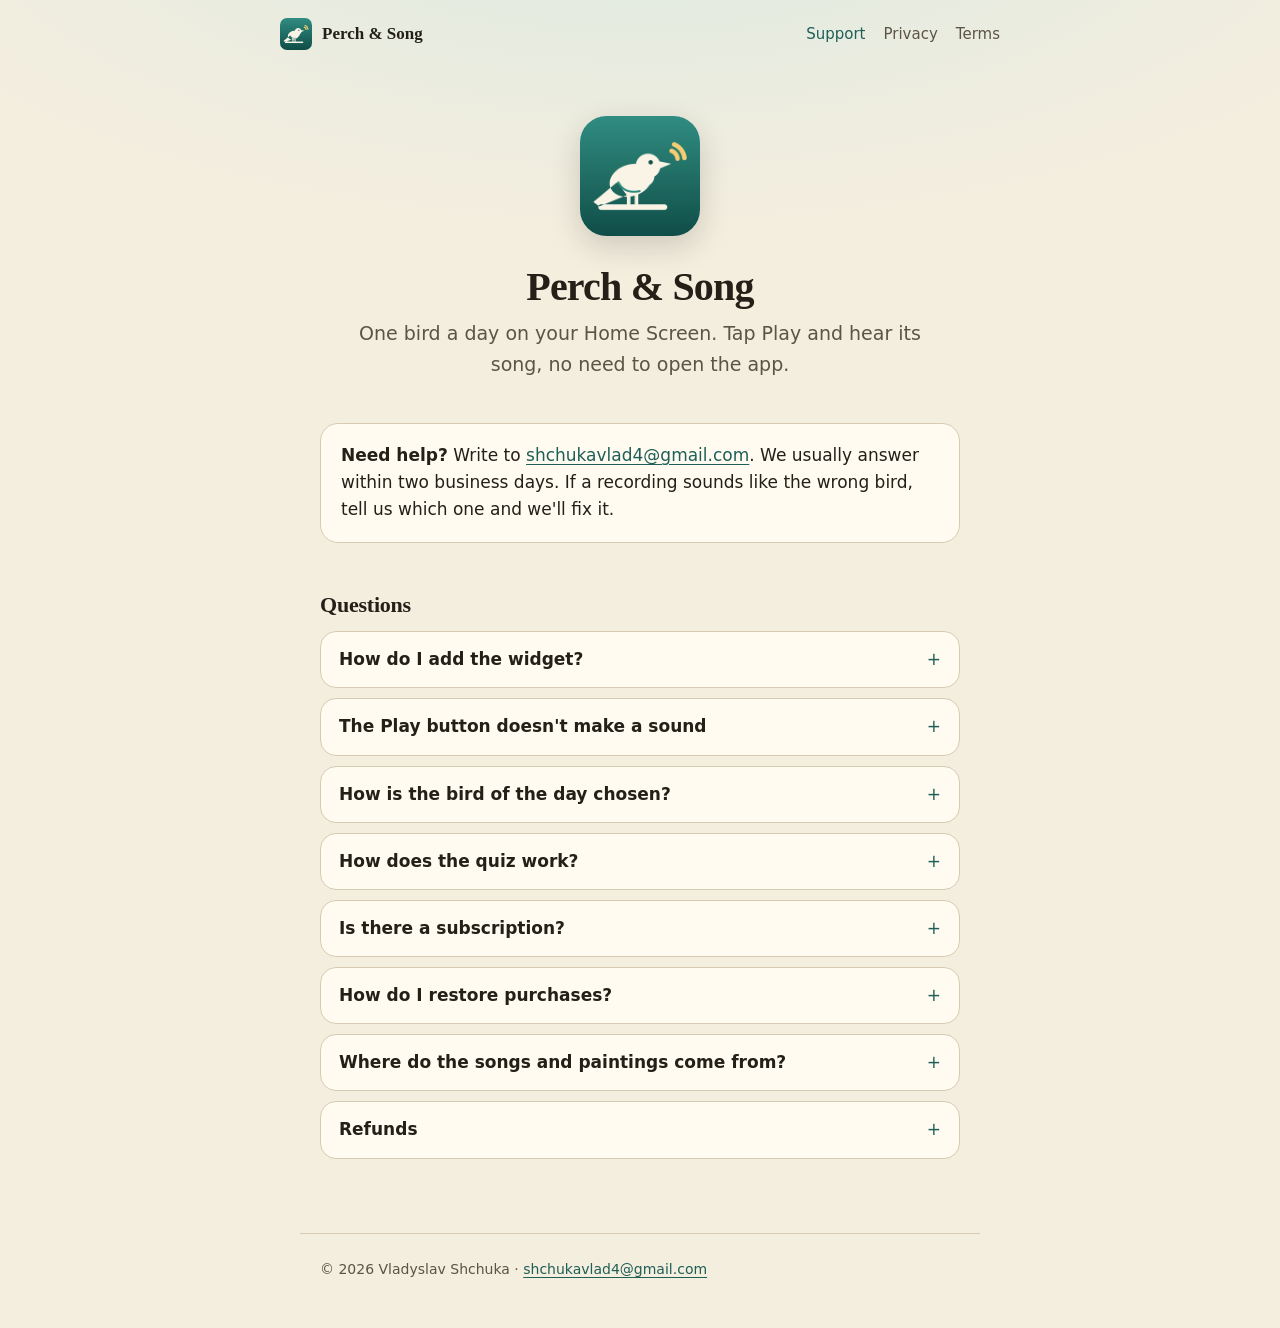
<file: index.html>
<!doctype html>
<html lang="en">
<head>
<meta charset="utf-8">
<meta name="viewport" content="width=device-width, initial-scale=1">
<title>Perch & Song · Support</title>
<meta name="description" content="Perch & Song puts one bird a day on your Home Screen. Tap Play on the widget to hear its song.">
<meta property="og:title" content="Perch & Song">
<meta property="og:description" content="One bird a day on your Home Screen, its song one tap away.">
<meta property="og:image" content="https://xzot.github.io/perchsong/icon.png">
<link rel="icon" href="icon.png"><link rel="apple-touch-icon" href="icon.png">
<link rel="stylesheet" href="style.css">
</head>
<body>
<header class="top">
  <a class="brand" href="index.html"><img src="icon.png" alt="">Perch & Song</a>
  <nav><a href="index.html" aria-current="page">Support</a><a href="privacy.html">Privacy</a><a href="terms.html">Terms</a></nav>
</header>
<main>
  <section class="hero">
    <img src="icon.png" alt="Perch & Song app icon">
    <h1>Perch & Song</h1>
    <p class="tagline">One bird a day on your Home Screen. Tap Play and hear its song, no need to open the app.</p>
  </section>

  <div class="card"><p><strong>Need help?</strong> Write to <a href="mailto:shchukavlad4@gmail.com">shchukavlad4@gmail.com</a>. We usually answer within two business days. If a recording sounds like the wrong bird, tell us which one and we'll fix it.</p></div>

  <h2>Questions</h2>
  <details><summary>How do I add the widget?</summary>
    <p>Touch and hold an empty spot on your Home Screen, tap <em>Edit</em>, then <em>Add Widget</em>. Find Perch & Song and pick Bird of the Day (small or medium) or Whose Song? (medium). The small size also shows in StandBy. For the Lock Screen, touch and hold the Lock Screen, tap <em>Customize</em> and add Perch & Song under the clock.</p></details>
  <details><summary>The Play button doesn't make a sound</summary>
    <p>Check the volume and that another app isn't using the audio. The song plays even with the Silent switch on. The first tap after a restart can take a couple of seconds while iOS starts the app in the background. On the Lock Screen, iOS may ask you to unlock first.</p></details>
  <details><summary>How is the bird of the day chosen?</summary>
    <p>From the birds you have unlocked that typically live in your region in the current season. Pick your region in <em>Settings</em> (or use your location once). The season follows the calendar unless you choose one.</p></details>
  <details><summary>How does the quiz work?</summary>
    <p>Listen to a song and pick one of three birds. Get a bird right three times and it counts as known by ear. Birds you miss come back more often. The Whose Song? widget asks one question at a time, right on your Home Screen.</p></details>
  <details><summary>Is there a subscription?</summary>
    <p>No. Backyard Starter (20 birds) is free. Backyard Birds, Songbirds, Owls & Night Birds and Waterbirds are one-time purchases, and All Packs unlocks everything, including packs added later. Purchases work with Family Sharing.</p></details>
  <details><summary>How do I restore purchases?</summary>
    <p>Open <em>Settings</em>, then <em>Restore Purchases</em>, signed in with the same Apple Account. It's on the purchase screen too.</p></details>
  <details><summary>Where do the songs and paintings come from?</summary>
    <p>Recordings are shared under open licenses (public domain, CC0 or CC BY) by iNaturalist observers and US agencies (National Park Service, Fish and Wildlife Service, Geological Survey). The paintings are public-domain plates from natural-history books published before 1931. Every recording and painting is credited in the app under <em>Settings, Sound and illustration credits</em>. Perch & Song is not affiliated with any of these organizations.</p></details>
  <details><summary>Refunds</summary>
    <p>Apple handles payments. You can ask for a refund at <a href="https://reportaproblem.apple.com">reportaproblem.apple.com</a>.</p></details>
</main>
<footer>© 2026 Vladyslav Shchuka · <a href="mailto:shchukavlad4@gmail.com">shchukavlad4@gmail.com</a></footer>
</body>
</html>
</file>
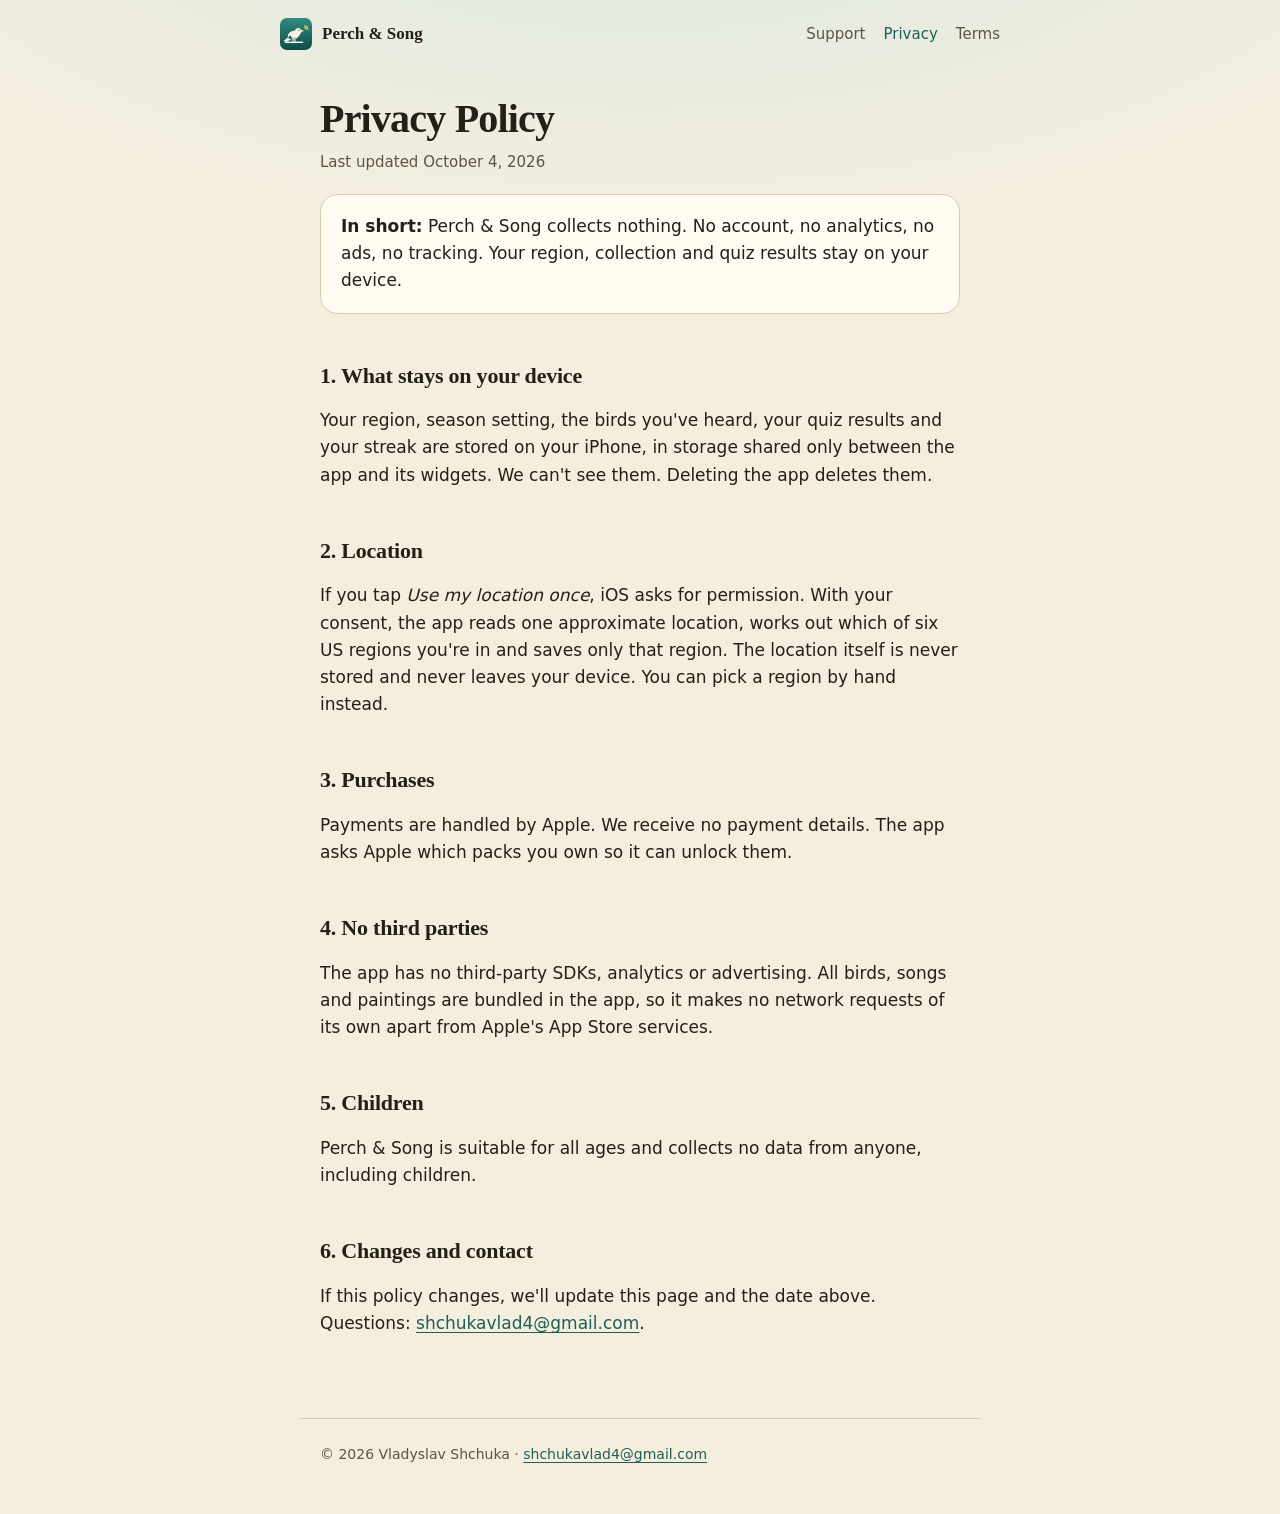
<file: privacy.html>
<!doctype html>
<html lang="en">
<head>
<meta charset="utf-8">
<meta name="viewport" content="width=device-width, initial-scale=1">
<title>Perch & Song · Privacy Policy</title>
<meta name="description" content="Perch & Song collects no personal data.">
<link rel="icon" href="icon.png"><link rel="apple-touch-icon" href="icon.png">
<link rel="stylesheet" href="style.css">
</head>
<body>
<header class="top">
  <a class="brand" href="index.html"><img src="icon.png" alt="">Perch & Song</a>
  <nav><a href="index.html">Support</a><a href="privacy.html" aria-current="page">Privacy</a><a href="terms.html">Terms</a></nav>
</header>
<main>
  <h1>Privacy Policy</h1>
  <p class="updated">Last updated October 4, 2026</p>
  <div class="card"><p><strong>In short:</strong> Perch & Song collects nothing. No account, no analytics, no ads, no tracking. Your region, collection and quiz results stay on your device.</p></div>

  <h2>1. What stays on your device</h2>
  <p>Your region, season setting, the birds you've heard, your quiz results and your streak are stored on your iPhone, in storage shared only between the app and its widgets. We can't see them. Deleting the app deletes them.</p>

  <h2>2. Location</h2>
  <p>If you tap <em>Use my location once</em>, iOS asks for permission. With your consent, the app reads one approximate location, works out which of six US regions you're in and saves only that region. The location itself is never stored and never leaves your device. You can pick a region by hand instead.</p>

  <h2>3. Purchases</h2>
  <p>Payments are handled by Apple. We receive no payment details. The app asks Apple which packs you own so it can unlock them.</p>

  <h2>4. No third parties</h2>
  <p>The app has no third-party SDKs, analytics or advertising. All birds, songs and paintings are bundled in the app, so it makes no network requests of its own apart from Apple's App Store services.</p>

  <h2>5. Children</h2>
  <p>Perch & Song is suitable for all ages and collects no data from anyone, including children.</p>

  <h2>6. Changes and contact</h2>
  <p>If this policy changes, we'll update this page and the date above. Questions: <a href="mailto:shchukavlad4@gmail.com">shchukavlad4@gmail.com</a>.</p>
</main>
<footer>© 2026 Vladyslav Shchuka · <a href="mailto:shchukavlad4@gmail.com">shchukavlad4@gmail.com</a></footer>
</body>
</html>
</file>
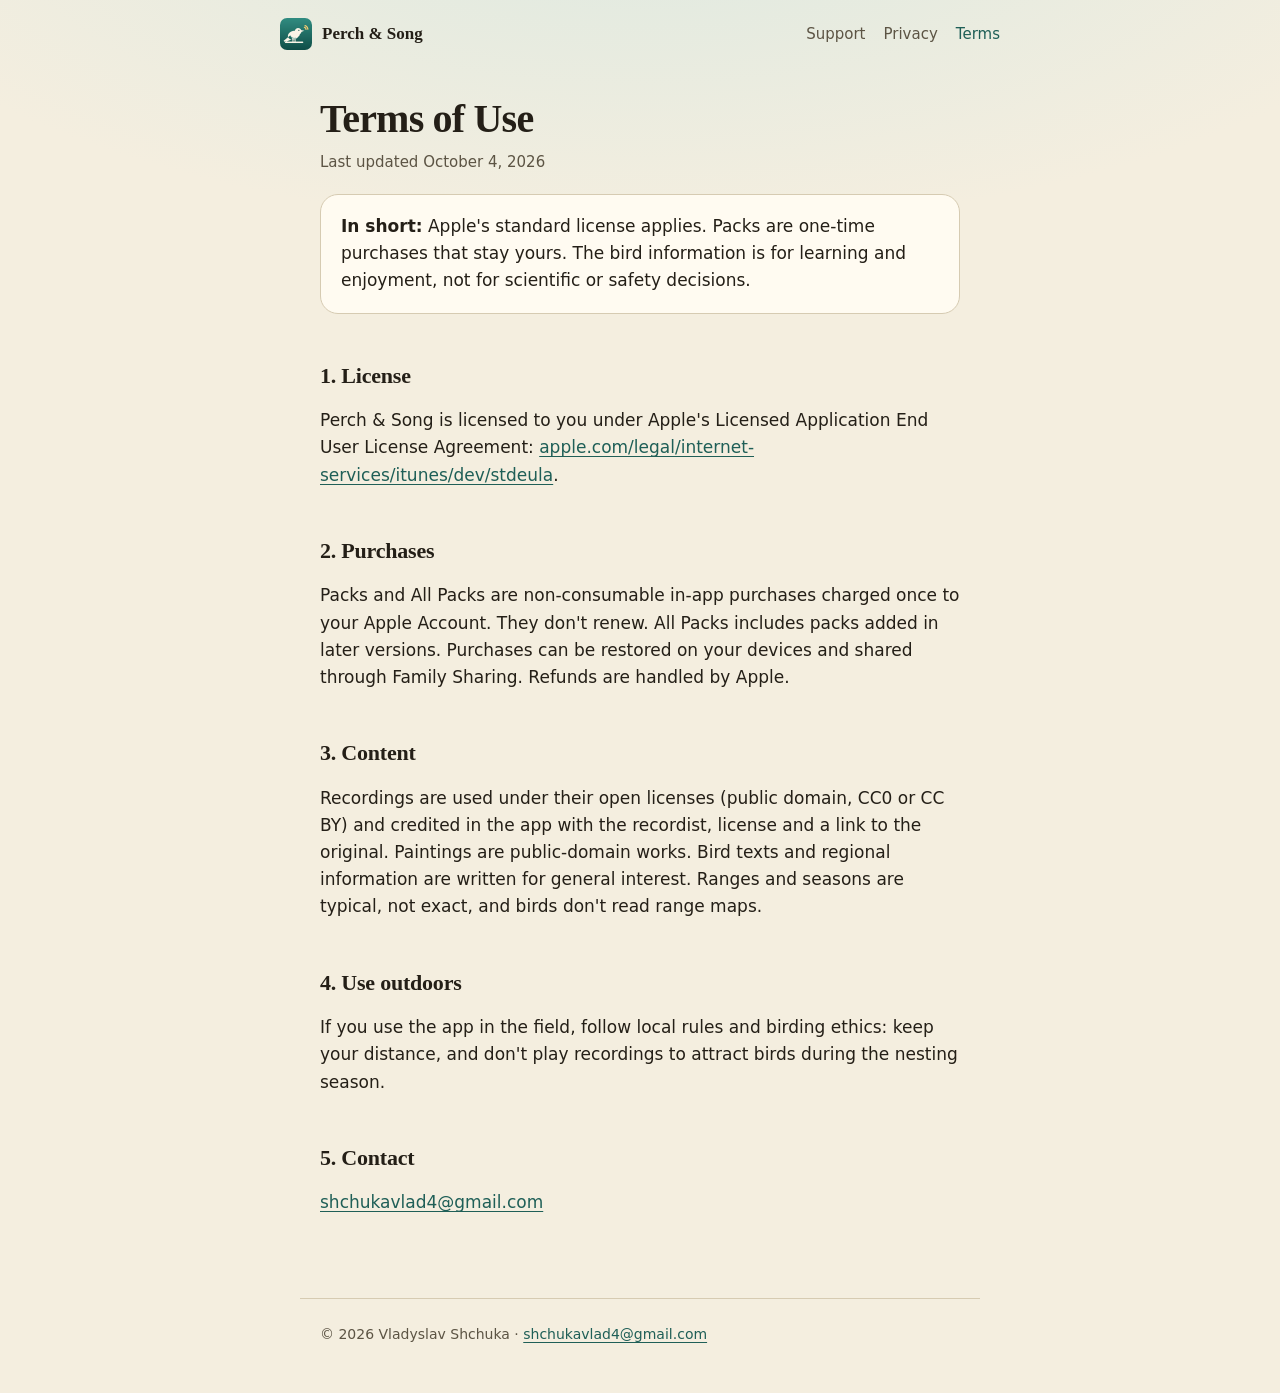
<file: terms.html>
<!doctype html>
<html lang="en">
<head>
<meta charset="utf-8">
<meta name="viewport" content="width=device-width, initial-scale=1">
<title>Perch & Song · Terms of Use</title>
<meta name="description" content="Terms of Use for Perch & Song.">
<link rel="icon" href="icon.png"><link rel="apple-touch-icon" href="icon.png">
<link rel="stylesheet" href="style.css">
</head>
<body>
<header class="top">
  <a class="brand" href="index.html"><img src="icon.png" alt="">Perch & Song</a>
  <nav><a href="index.html">Support</a><a href="privacy.html">Privacy</a><a href="terms.html" aria-current="page">Terms</a></nav>
</header>
<main>
  <h1>Terms of Use</h1>
  <p class="updated">Last updated October 4, 2026</p>
  <div class="card"><p><strong>In short:</strong> Apple's standard license applies. Packs are one-time purchases that stay yours. The bird information is for learning and enjoyment, not for scientific or safety decisions.</p></div>

  <h2>1. License</h2>
  <p>Perch & Song is licensed to you under Apple's Licensed Application End User License Agreement: <a href="https://www.apple.com/legal/internet-services/itunes/dev/stdeula/">apple.com/legal/internet-services/itunes/dev/stdeula</a>.</p>

  <h2>2. Purchases</h2>
  <p>Packs and All Packs are non-consumable in-app purchases charged once to your Apple Account. They don't renew. All Packs includes packs added in later versions. Purchases can be restored on your devices and shared through Family Sharing. Refunds are handled by Apple.</p>

  <h2>3. Content</h2>
  <p>Recordings are used under their open licenses (public domain, CC0 or CC BY) and credited in the app with the recordist, license and a link to the original. Paintings are public-domain works. Bird texts and regional information are written for general interest. Ranges and seasons are typical, not exact, and birds don't read range maps.</p>

  <h2>4. Use outdoors</h2>
  <p>If you use the app in the field, follow local rules and birding ethics: keep your distance, and don't play recordings to attract birds during the nesting season.</p>

  <h2>5. Contact</h2>
  <p><a href="mailto:shchukavlad4@gmail.com">shchukavlad4@gmail.com</a></p>
</main>
<footer>© 2026 Vladyslav Shchuka · <a href="mailto:shchukavlad4@gmail.com">shchukavlad4@gmail.com</a></footer>
</body>
</html>
</file>
<file: style.css>
/* Perch & Song — support and legal pages. Palette "Smoky Jade on Cream Paper" (docs/design-system.md). */
:root {
  --bg: #F4EEDF;
  --surface: #FFFBF1;
  --text: #241F17;
  --muted: #5C5444;
  --accent: #1F5F57;
  --accent-soft: #DCE9E1;
  --border: #D6CBB2;
  --serif: "New York", ui-serif, Georgia, "Times New Roman", serif;
  --sans: -apple-system, BlinkMacSystemFont, "SF Pro Text", Inter, system-ui, sans-serif;
}
@media (prefers-color-scheme: dark) {
  :root {
    --bg: #1C1A16;
    --surface: #2A2620;
    --text: #F4EEE1;
    --muted: #BFB6A5;
    --accent: #74CDBA;
    --accent-soft: #1F3A35;
    --border: #4A443A;
  }
}
* { box-sizing: border-box; }
html { -webkit-text-size-adjust: 100%; }
body {
  margin: 0;
  background: radial-gradient(1200px 500px at 50% -120px, var(--accent-soft), transparent 70%), var(--bg);
  color: var(--text);
  font: 17px/1.6 var(--sans);
}
::selection { background: var(--accent); color: var(--surface); }
a { color: var(--accent); text-underline-offset: 3px; }
a:hover { text-decoration-thickness: 2px; }
a:focus-visible, summary:focus-visible { outline: 3px solid var(--accent); outline-offset: 3px; border-radius: 6px; }

.top { max-width: 760px; margin: 0 auto; padding: 18px 20px; display: flex; align-items: center; gap: 12px; flex-wrap: wrap; }
.top .brand { display: flex; align-items: center; gap: 10px; color: var(--text); text-decoration: none; font: 600 17px var(--serif); }
.top .brand img { width: 32px; height: 32px; border-radius: 22%; }
.top nav { margin-left: auto; display: flex; gap: 18px; font-size: 15px; }
.top nav a { color: var(--muted); text-decoration: none; }
.top nav a[aria-current="page"], .top nav a:hover { color: var(--accent); }

main { max-width: 680px; margin: 0 auto; padding: 8px 20px 64px; }
.hero { text-align: center; padding: 40px 0 24px; }
.hero img { width: 120px; height: 120px; border-radius: 22%; box-shadow: 0 10px 30px rgba(36, 31, 23, .18); }
h1 { font: 700 40px/1.15 var(--serif); letter-spacing: -0.02em; margin: 20px 0 8px; }
.tagline { color: var(--muted); font-size: 19px; margin: 0 auto; max-width: 30em; }
h2 { font: 700 22px/1.3 var(--serif); letter-spacing: -0.01em; margin: 48px 0 12px; }
.updated { color: var(--muted); font-size: 15px; margin-top: 0; }
.card { background: var(--surface); border: 1px solid var(--border); border-radius: 18px; padding: 18px 20px; margin: 20px 0; }
.card p { margin: 0; }
details { background: var(--surface); border: 1px solid var(--border); border-radius: 16px; padding: 14px 18px; margin: 10px 0; }
details[open] { padding-bottom: 16px; }
summary { cursor: pointer; font-weight: 600; list-style: none; }
summary::-webkit-details-marker { display: none; }
summary::after { content: "+"; float: right; color: var(--accent); font-weight: 400; }
details[open] summary::after { content: "–"; }
details p { margin: 10px 0 0; }
ol, ul { padding-left: 1.3em; }
footer { max-width: 680px; margin: 0 auto; padding: 24px 20px 48px; color: var(--muted); font-size: 14px; border-top: 1px solid var(--border); }
@media (max-width: 480px) { h1 { font-size: 32px; } .top nav { margin-left: 0; width: 100%; } }
</file>
